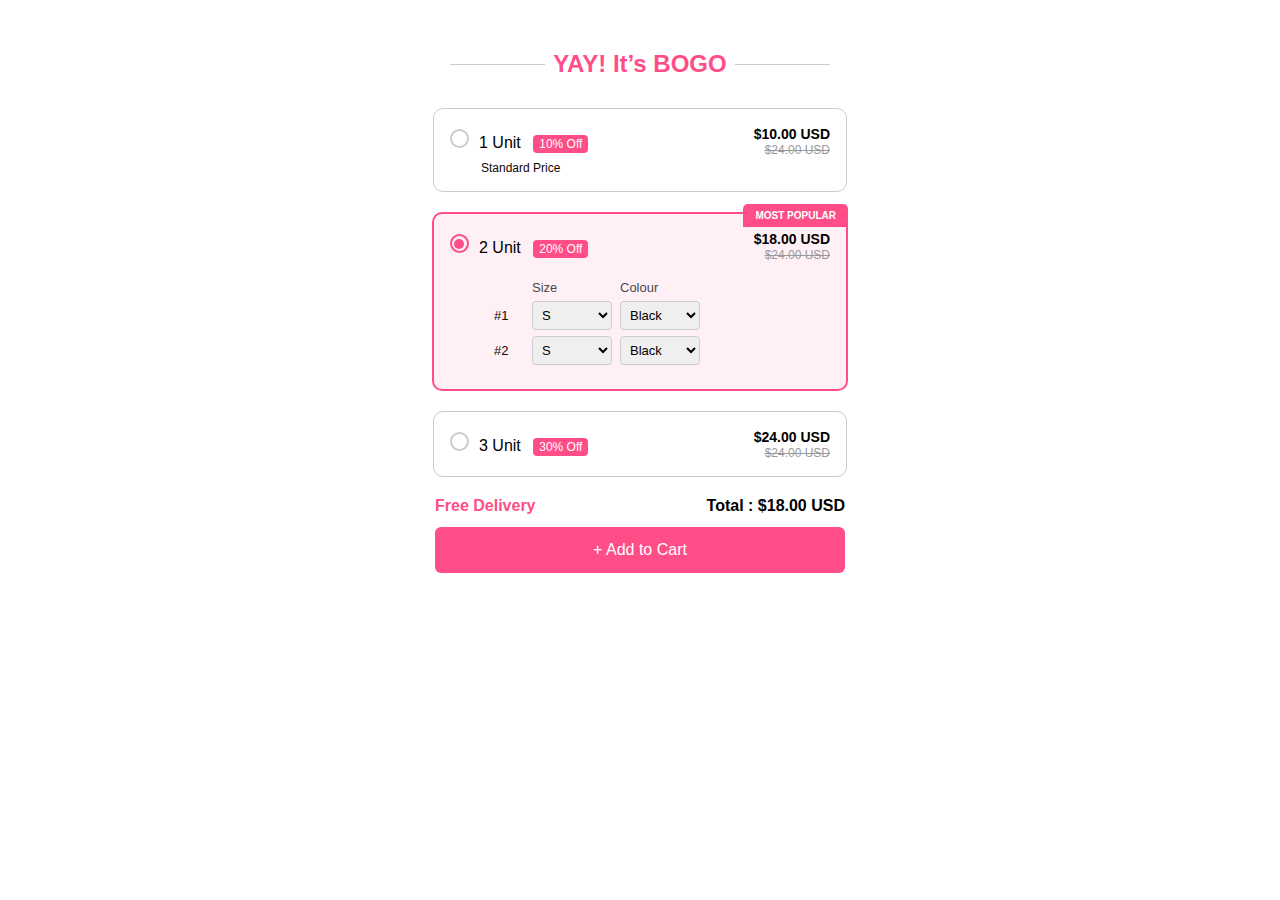
<file: index.html>
<!DOCTYPE html>
<html lang="en">
<head>
  <meta charset="UTF-8" />
  <meta name="viewport" content="width=device-width, initial-scale=1.0" />
  <title>Interactive Boxes</title>
  <link rel="stylesheet" href="style.css" />
</head>
<body>
  <h2>YAY! It’s BOGO</h2>

  <!-- Box for 1 unit selection -->
  <div class="box-container" data-units="1">
    <div class="box-header">
      <span><span class="circle"></span>1 Unit <span class="discount-tag">10% Off</span></span>
      <div class="price-section">
        <strong>$10.00 USD</strong>
        <span class="old-price">$24.00 USD</span>
      </div>
     
    </div>
    <div style="font-size: 12px; font-weight: 545; color: #110404; margin: 4px 0 0 31px;">
        <span>Standard Price</span>
      </div>
    <div class="options"></div>
  </div>

  <!-- Box for 2 unit selection -->
  <div class="box-container active" data-units="2">
    <div class="most-popular">MOST POPULAR</div>
    <div class="box-header">
      <span><span class="circle"></span>2 Unit <span class="discount-tag">20% Off</span></span>
      <div class="price-section">
        <strong>$18.00 USD</strong>
        <span class="old-price">$24.00 USD</span>
      </div>
    </div>
    <div class="options"></div>
  </div>

   <!-- Box for 3 unit selection -->
  <div class="box-container" data-units="3">
    <div class="box-header">
      <span><span class="circle"></span>3 Unit <span class="discount-tag">30% Off</span></span>
      <div class="price-section">
        <strong>$24.00 USD</strong>
        <span class="old-price">$24.00 USD</span>
      </div>
    </div>
    <div class="options"></div>
  </div>

  <div class="footer">
    <div class="delivery-total">
      <div class="delivery">Free Delivery</div>
      <div class="total" id="total-price">Total : $18.00 USD</div>
    </div>
    <button>+ Add to Cart</button>
  </div>

<script src="scripts.js"></script>  

</body>
</html>
</file>
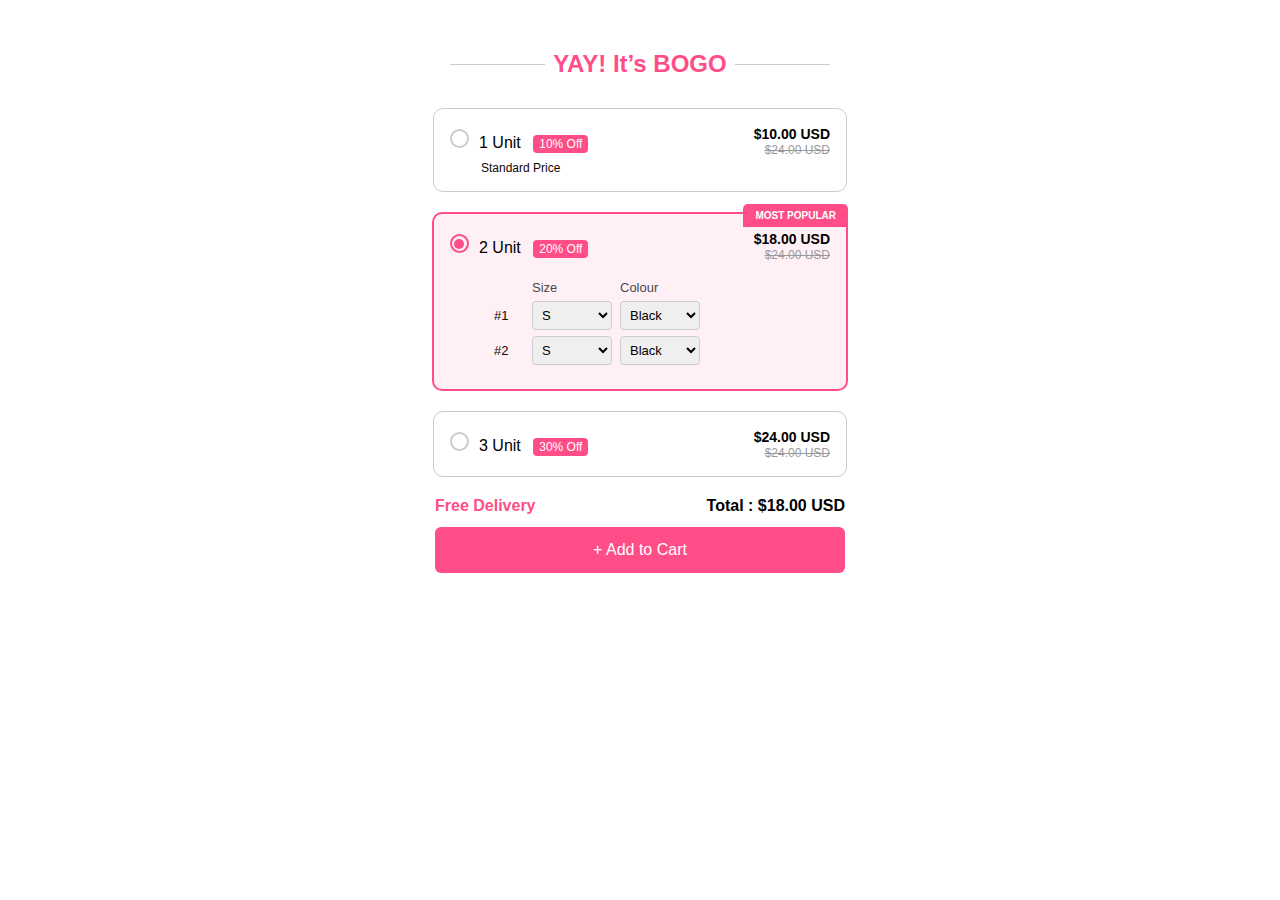
<file: InteractiveBoxes.html>
<!DOCTYPE html>
<html lang="en">
<head>
  <meta charset="UTF-8" />
  <meta name="viewport" content="width=device-width, initial-scale=1.0" />
  <title>Interactive Boxes</title>
  <link rel="stylesheet" href="InteractiveBoxes.css" />
</head>
<body>
  <h2>YAY! It’s BOGO</h2>

  <!-- Box for 1 unit selection -->
  <div class="box-container" data-units="1">
    <div class="box-header">
      <span><span class="circle"></span>1 Unit <span class="discount-tag">10% Off</span></span>
      <div class="price-section">
        <strong>$10.00 USD</strong>
        <span class="old-price">$24.00 USD</span>
      </div>
     
    </div>
    <div style="font-size: 12px; font-weight: 545; color: #110404; margin: 4px 0 0 31px;">
        <span>Standard Price</span>
      </div>
    <div class="options"></div>
  </div>

  <!-- Box for 2 unit selection -->
  <div class="box-container active" data-units="2">
    <div class="most-popular">MOST POPULAR</div>
    <div class="box-header">
      <span><span class="circle"></span>2 Unit <span class="discount-tag">20% Off</span></span>
      <div class="price-section">
        <strong>$18.00 USD</strong>
        <span class="old-price">$24.00 USD</span>
      </div>
    </div>
    <div class="options"></div>
  </div>

   <!-- Box for 3 unit selection -->
  <div class="box-container" data-units="3">
    <div class="box-header">
      <span><span class="circle"></span>3 Unit <span class="discount-tag">30% Off</span></span>
      <div class="price-section">
        <strong>$24.00 USD</strong>
        <span class="old-price">$24.00 USD</span>
      </div>
    </div>
    <div class="options"></div>
  </div>

  <div class="footer">
    <div class="delivery-total">
      <div class="delivery">Free Delivery</div>
      <div class="total" id="total-price">Total : $18.00 USD</div>
    </div>
    <button>+ Add to Cart</button>
  </div>

<script src="InteractiveBoxes.js"></script>  

</body>
</html>
</file>
<file: style.css>
body {
    font-family: 'Arial', sans-serif;
    background: #fff;
    margin: 0;
    padding: 20px;
    display: flex;
    flex-direction: column;
    align-items: center;
}

h2 {
    color: #ff4d88;
    text-align: center;
    padding: 10px 0;
    width: 100%;
    max-width: 380px;
    font-weight: bold;
    position: relative;
}

h2::before, h2::after {
    content: "";
    position: absolute;
    top: 50%;
    width: 25%;
    height: 1px;
    background: #ccc;
}

h2::before {
    left: 0;
}

h2::after {
    right: 0;
} 

.box-container {
    width: 100%;
    max-width: 380px;
    border: 1px solid #ccc;
    border-radius: 10px;
    margin-bottom: 20px;
    padding: 16px;
    background: #fff;
    transition: all 0.3s ease;
    position: relative;
}

.box-container.active {
    border: 2px solid #ff4d88;
    background-color: #fff0f5;
}

.box-header {
    display: flex;
    justify-content: space-between;
    align-items: center;
}

.discount-tag {
    background-color: #ff4d88;
    color: white;
    font-size: 12px;
    padding: 2px 6px;
    border-radius: 4px;
    margin-left: 8px;
}

.most-popular {
    position: absolute;
    top: -10px;
    right: -2px;
    background-color: #ff4d88;
    color: #fff;
    padding: 6px 12px;
    font-size: 10px;
    font-weight: bold;
    border-radius: 5px 5px 0 0;
}

.price-section {
    text-align: right;
}

.price-section strong {
    font-size: 14px;
}

.old-price {
    text-decoration: line-through;
    color: #999;
    font-size: 12px;
    display: block;
}

.circle {
    width: 15px;
    height: 15px;
    border: 2px solid #ccc;
    border-radius: 50%;
    display: inline-block;
    margin-right: 10px;
    position: relative;
    }
    
.circle::after {
content: "";
position: absolute;
top: 3px;
left: 2px;
width: 10px;
height: 10px;
border-radius: 50%;
background: transparent;
}

.box-container.active .circle {
border-color: #ff4d88;
}

.box-container.active .circle::after {
background-color: #ff4d88;
}
    
.footer {
    max-width: 410px;
    width: 100%;
    background-color: #fff;            
    box-sizing: border-box;

    }

.footer .delivery-total {
    display: flex;
    justify-content: space-between;
    font-weight: bold;
    margin-bottom: 12px;
}

.footer .delivery-total .delivery {
    color: #ff4d88;
}

.footer .delivery-total .total {
    color: #000;
}

button {
    padding: 14px;
    width: 100%;
    background-color: #ff4d88;
    color: white;
    border: none;
    border-radius: 6px;
    font-size: 16px;
    cursor: pointer;
}

.options {
display: none;
flex-direction: column;
gap: 6px;
margin-top: 10px;
padding: 8px 12px;
background: #fff0f5;          
border: none;                
border-radius: 8px;
box-shadow: none;           
max-width: 320px;
transition: max-height 0.3s ease, opacity 0.3s ease;
overflow: hidden;
}

.box-container.active .options {
display: flex;
max-height: 500px; 
opacity: 1;
}

.option-header, .option-row {
display: grid;
grid-template-columns:30px 80px 80px;
gap: 8px;
align-items: center;
font-size: 13px;             
font-weight: 500;            
color: #4a4a4a;
user-select: none;          
padding-left: 32px;
}

.option-row:hover {
background-color: #ffe4ee; 
}

.option-label {
font-weight: 400;
margin-right: 8px;
min-width: 24px;
display: inline-block;
color: #0d0608;
}

select {
padding: 5px;
font-size: 13px;
border: 1px solid #ccc;
border-radius: 4px;
width: 80px;
cursor: pointer;
transition: border-color 0.3s ease;
}

select:focus {
border-color: #ff4d88;
outline: none;
}
</file>
<file: InteractiveBoxes.css>
body {
    font-family: 'Arial', sans-serif;
    background: #fff;
    margin: 0;
    padding: 20px;
    display: flex;
    flex-direction: column;
    align-items: center;
}

h2 {
    color: #ff4d88;
    text-align: center;
    padding: 10px 0;
    width: 100%;
    max-width: 380px;
    font-weight: bold;
    position: relative;
}

h2::before, h2::after {
    content: "";
    position: absolute;
    top: 50%;
    width: 25%;
    height: 1px;
    background: #ccc;
}

h2::before {
    left: 0;
}

h2::after {
    right: 0;
} 

.box-container {
    width: 100%;
    max-width: 380px;
    border: 1px solid #ccc;
    border-radius: 10px;
    margin-bottom: 20px;
    padding: 16px;
    background: #fff;
    transition: all 0.3s ease;
    position: relative;
}

.box-container.active {
    border: 2px solid #ff4d88;
    background-color: #fff0f5;
}

.box-header {
    display: flex;
    justify-content: space-between;
    align-items: center;
}

.discount-tag {
    background-color: #ff4d88;
    color: white;
    font-size: 12px;
    padding: 2px 6px;
    border-radius: 4px;
    margin-left: 8px;
}

.most-popular {
    position: absolute;
    top: -10px;
    right: -2px;
    background-color: #ff4d88;
    color: #fff;
    padding: 6px 12px;
    font-size: 10px;
    font-weight: bold;
    border-radius: 5px 5px 0 0;
}

.price-section {
    text-align: right;
}

.price-section strong {
    font-size: 14px;
}

.old-price {
    text-decoration: line-through;
    color: #999;
    font-size: 12px;
    display: block;
}

.circle {
    width: 15px;
    height: 15px;
    border: 2px solid #ccc;
    border-radius: 50%;
    display: inline-block;
    margin-right: 10px;
    position: relative;
    }
    
.circle::after {
content: "";
position: absolute;
top: 3px;
left: 2px;
width: 10px;
height: 10px;
border-radius: 50%;
background: transparent;
}

.box-container.active .circle {
border-color: #ff4d88;
}

.box-container.active .circle::after {
background-color: #ff4d88;
}
    
.footer {
    max-width: 410px;
    width: 100%;
    background-color: #fff;            
    box-sizing: border-box;

    }

.footer .delivery-total {
    display: flex;
    justify-content: space-between;
    font-weight: bold;
    margin-bottom: 12px;
}

.footer .delivery-total .delivery {
    color: #ff4d88;
}

.footer .delivery-total .total {
    color: #000;
}

button {
    padding: 14px;
    width: 100%;
    background-color: #ff4d88;
    color: white;
    border: none;
    border-radius: 6px;
    font-size: 16px;
    cursor: pointer;
}

.options {
display: none;
flex-direction: column;
gap: 6px;
margin-top: 10px;
padding: 8px 12px;
background: #fff0f5;          
border: none;                
border-radius: 8px;
box-shadow: none;           
max-width: 320px;
transition: max-height 0.3s ease, opacity 0.3s ease;
overflow: hidden;
}

.box-container.active .options {
display: flex;
max-height: 500px; 
opacity: 1;
}

.option-header, .option-row {
display: grid;
grid-template-columns:30px 80px 80px;
gap: 8px;
align-items: center;
font-size: 13px;             
font-weight: 500;            
color: #4a4a4a;
user-select: none;          
padding-left: 32px;
}

.option-row:hover {
background-color: #ffe4ee; 
}

.option-label {
font-weight: 400;
margin-right: 8px;
min-width: 24px;
display: inline-block;
color: #0d0608;
}

select {
padding: 5px;
font-size: 13px;
border: 1px solid #ccc;
border-radius: 4px;
width: 80px;
cursor: pointer;
transition: border-color 0.3s ease;
}

select:focus {
border-color: #ff4d88;
outline: none;
}
</file>
